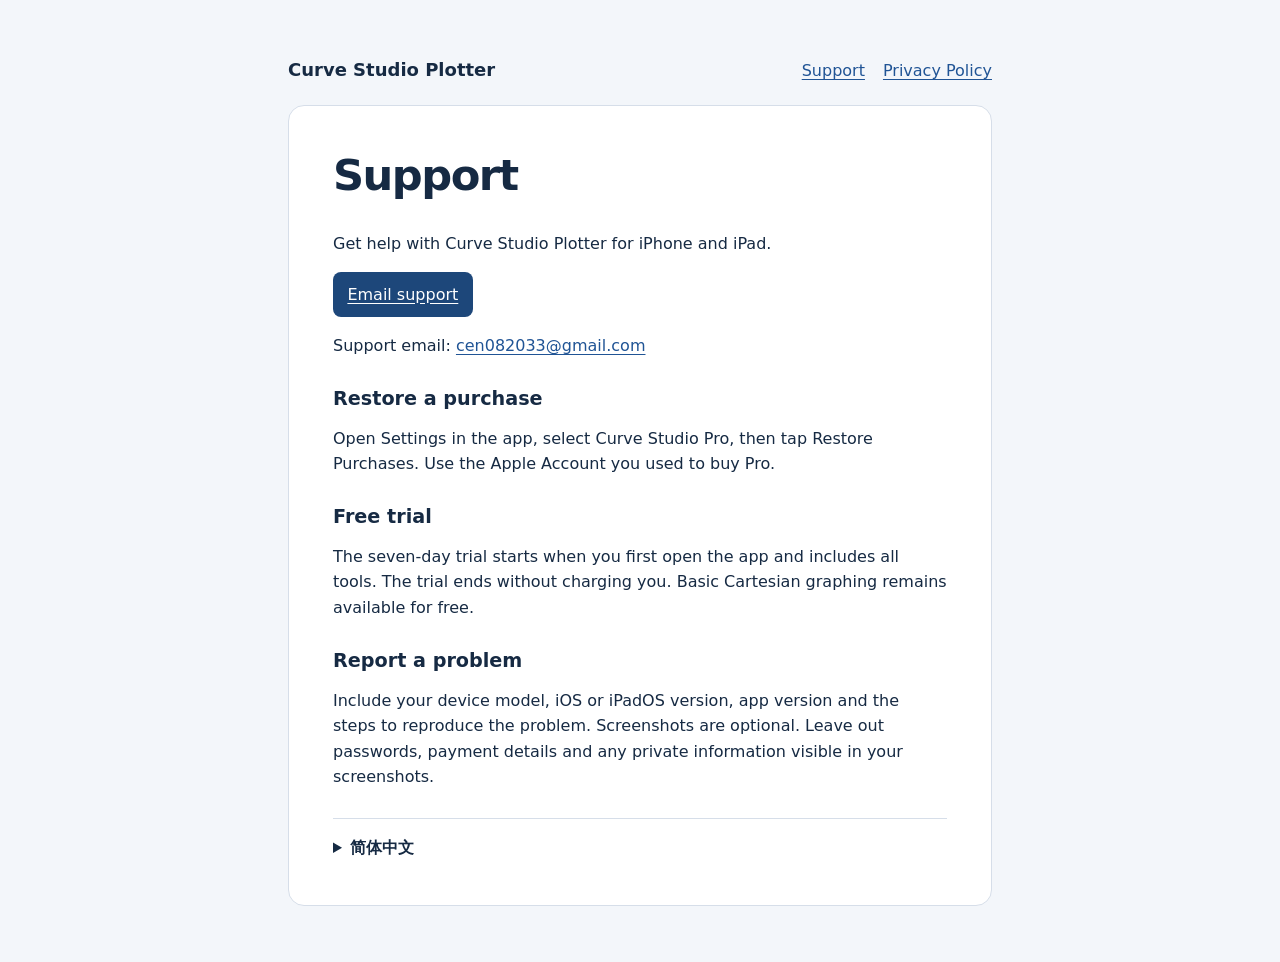
<file: index.html>
<!doctype html>
<html lang="en">
<head>
  <meta charset="utf-8">
  <meta name="viewport" content="width=device-width, initial-scale=1">
  <title>Support | Curve Studio Plotter</title>
  <link rel="stylesheet" href="styles.css">
</head>
<body>
  <header>
    <strong>Curve Studio Plotter</strong>
    <nav aria-label="Site navigation">
      <a href="./" aria-current="page">Support</a>
      <a href="privacy/">Privacy Policy</a>
    </nav>
  </header>
  <main>
    <h1>Support</h1>
    <p>Get help with Curve Studio Plotter for iPhone and iPad.</p>
    <a class="contact" href="mailto:cen082033@gmail.com">Email support</a>
    <p>Support email: <a href="mailto:cen082033@gmail.com">cen082033@gmail.com</a></p>

    <h2>Restore a purchase</h2>
    <p>Open Settings in the app, select Curve Studio Pro, then tap Restore Purchases. Use the Apple Account you used to buy Pro.</p>

    <h2>Free trial</h2>
    <p>The seven-day trial starts when you first open the app and includes all tools. The trial ends without charging you. Basic Cartesian graphing remains available for free.</p>

    <h2>Report a problem</h2>
    <p>Include your device model, iOS or iPadOS version, app version and the steps to reproduce the problem. Screenshots are optional. Leave out passwords, payment details and any private information visible in your screenshots.</p>

    <details lang="zh-CN">
      <summary>简体中文</summary>
      <h2>技术支持</h2>
      <p>Curve Studio Plotter 支持 iPhone 和 iPad。如需帮助，请联系 <a href="mailto:cen082033@gmail.com">cen082033@gmail.com</a>。</p>
      <h3>恢复购买</h3>
      <p>在 App 内打开「设置 → Curve Studio Pro → 恢复购买」，并使用购买时的 Apple 账户。</p>
      <h3>免费试用</h3>
      <p>首次打开 App 后开始 7 天全功能试用。到期不会扣费，基础直角坐标绘图仍可免费使用。</p>
      <h3>反馈问题</h3>
      <p>请附上设备型号、iOS 或 iPadOS 版本、App 版本和复现步骤。可附截图，请先遮盖个人信息。请勿发送密码或付款信息。</p>
    </details>
  </main>
</body>
</html>
</file>
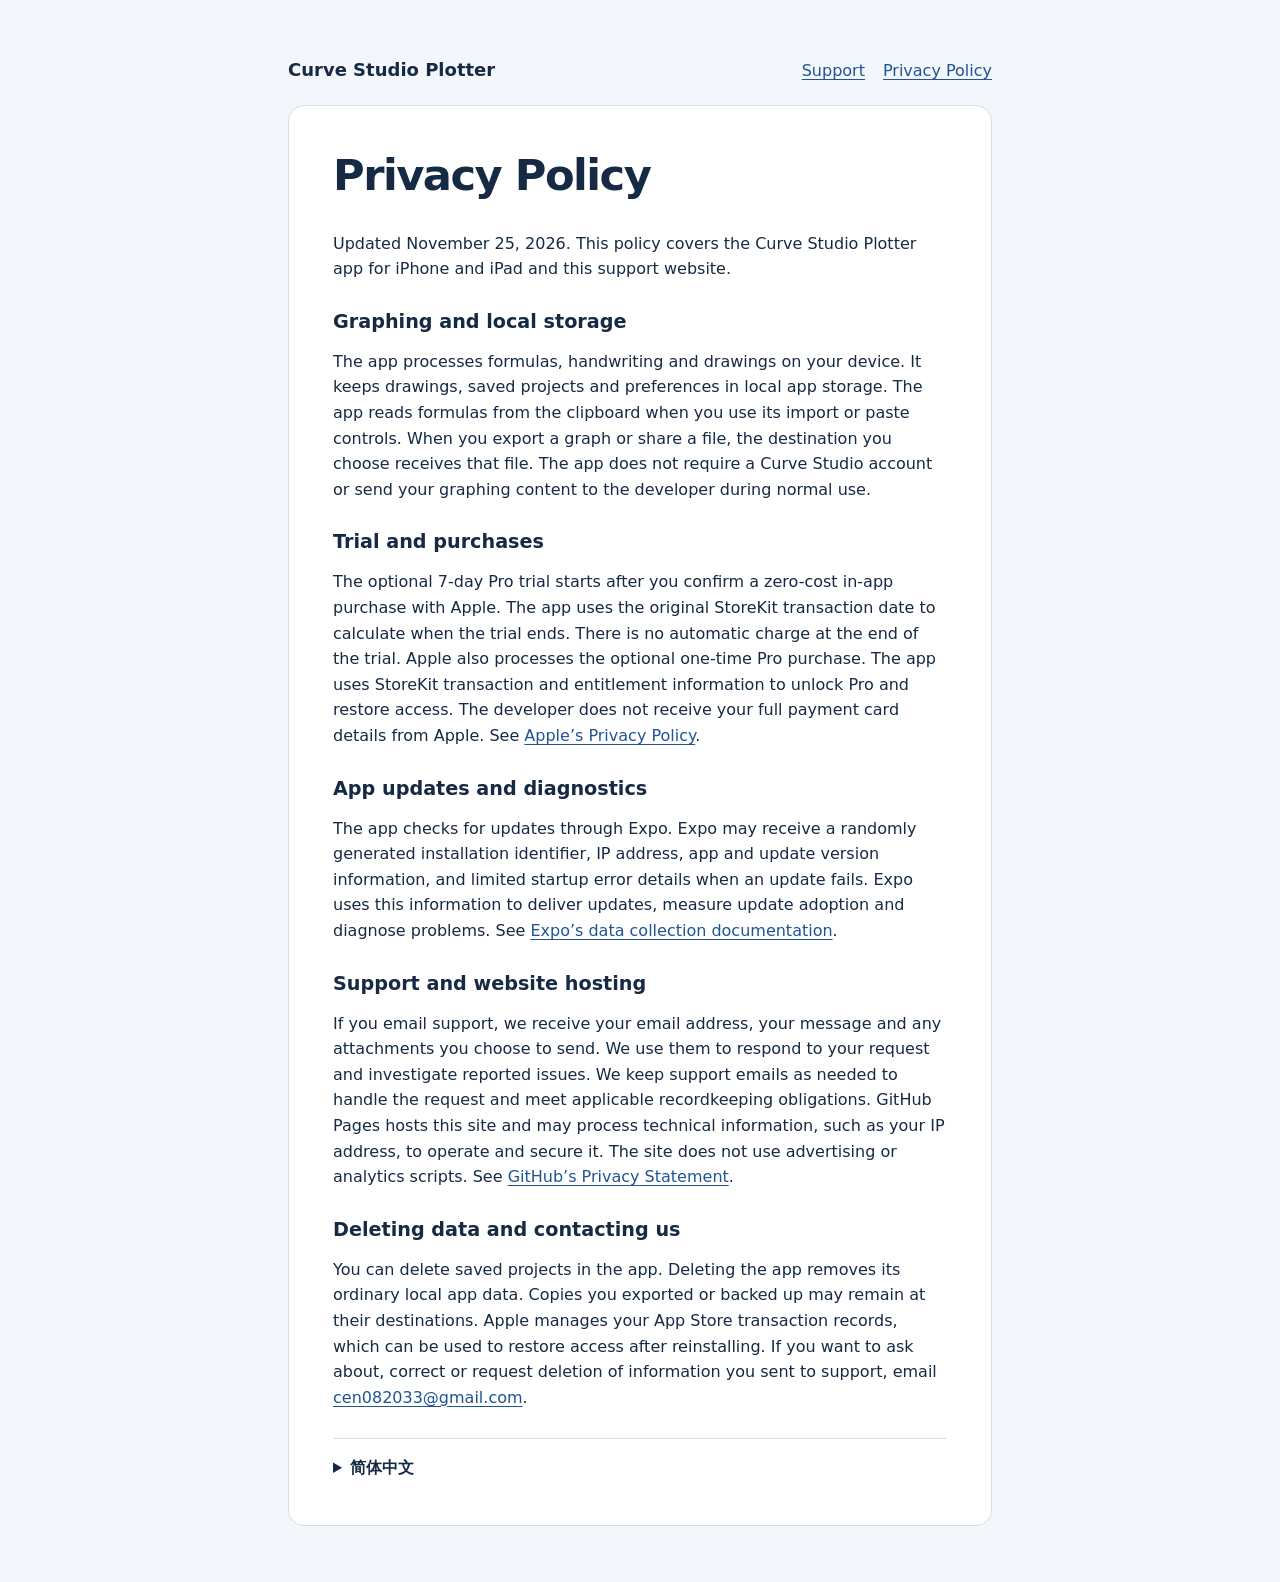
<file: privacy/index.html>
<!doctype html>
<html lang="en">
<head>
  <meta charset="utf-8">
  <meta name="viewport" content="width=device-width, initial-scale=1">
  <title>Privacy Policy | Curve Studio Plotter</title>
  <link rel="stylesheet" href="../styles.css">
</head>
<body>
  <header>
    <strong>Curve Studio Plotter</strong>
    <nav aria-label="Site navigation">
      <a href="../">Support</a>
      <a href="./" aria-current="page">Privacy Policy</a>
    </nav>
  </header>
  <main>
    <h1>Privacy Policy</h1>
    <p>Updated November 25, 2026. This policy covers the Curve Studio Plotter app for iPhone and iPad and this support website.</p>

    <h2>Graphing and local storage</h2>
    <p>The app processes formulas, handwriting and drawings on your device. It keeps drawings, saved projects and preferences in local app storage. The app reads formulas from the clipboard when you use its import or paste controls. When you export a graph or share a file, the destination you choose receives that file. The app does not require a Curve Studio account or send your graphing content to the developer during normal use.</p>

    <h2>Trial and purchases</h2>
    <p>The optional 7-day Pro trial starts after you confirm a zero-cost in-app purchase with Apple. The app uses the original StoreKit transaction date to calculate when the trial ends. There is no automatic charge at the end of the trial. Apple also processes the optional one-time Pro purchase. The app uses StoreKit transaction and entitlement information to unlock Pro and restore access. The developer does not receive your full payment card details from Apple. See <a href="https://www.apple.com/legal/privacy/">Apple’s Privacy Policy</a>.</p>

    <h2>App updates and diagnostics</h2>
    <p>The app checks for updates through Expo. Expo may receive a randomly generated installation identifier, IP address, app and update version information, and limited startup error details when an update fails. Expo uses this information to deliver updates, measure update adoption and diagnose problems. See <a href="https://docs.expo.dev/eas-update/store-privacy-declarations/">Expo’s data collection documentation</a>.</p>

    <h2>Support and website hosting</h2>
    <p>If you email support, we receive your email address, your message and any attachments you choose to send. We use them to respond to your request and investigate reported issues. We keep support emails as needed to handle the request and meet applicable recordkeeping obligations. GitHub Pages hosts this site and may process technical information, such as your IP address, to operate and secure it. The site does not use advertising or analytics scripts. See <a href="https://docs.github.com/en/site-policy/privacy-policies/github-general-privacy-statement">GitHub’s Privacy Statement</a>.</p>

    <h2>Deleting data and contacting us</h2>
    <p>You can delete saved projects in the app. Deleting the app removes its ordinary local app data. Copies you exported or backed up may remain at their destinations. Apple manages your App Store transaction records, which can be used to restore access after reinstalling. If you want to ask about, correct or request deletion of information you sent to support, email <a href="mailto:cen082033@gmail.com">cen082033@gmail.com</a>.</p>

    <details lang="zh-CN">
      <summary>简体中文</summary>
      <h2>隐私政策</h2>
      <p>本政策于 2026 年 11 月 25 日更新，适用于 iPhone 和 iPad 上的 Curve Studio Plotter 及本支持网站。</p>
      <h3>绘图与本机存储</h3>
      <p>公式、手写内容和图形由设备本地处理。绘图、保存的项目和偏好设置保存在 App 本地。使用导入或粘贴功能时，App 会读取剪贴板里的公式。导出或分享文件时，文件会发往你选择的位置。App 无需注册账号，正常使用时不会将你的绘图内容发送给开发者。</p>
      <h3>试用和购买</h3>
      <p>你可以自愿开启 7 天 Pro 试用。在 Apple 的内购窗口确认零元交易后，App 按 StoreKit 提供的原始交易时间计算试用到期时间。试用到期不会自动扣费。Apple 也处理可选的 Pro 永久买断。App 使用 StoreKit 提供的交易和权益信息解锁 Pro 和恢复访问权限。开发者不会从 Apple 获得你的完整银行卡资料。参见 <a href="https://www.apple.com/legal/privacy/">Apple 隐私政策</a>。</p>
      <h3>更新和诊断</h3>
      <p>App 通过 Expo 检查更新。Expo 可能接收随机生成的安装标识符、IP 地址、App 和更新版本信息，以及更新失败时有限的启动错误信息。这些信息用于分发更新、统计更新采用情况和排查问题。参见 <a href="https://docs.expo.dev/eas-update/store-privacy-declarations/">Expo 数据收集说明</a>。</p>
      <h3>技术支持与网站托管</h3>
      <p>当你发邮件联系支持时，我们会收到你的邮箱地址、邮件内容和你主动发送的附件，并用这些信息回复和排查问题。我们会根据处理请求及适用的记录保存要求保留邮件。本网站由 GitHub Pages 托管，GitHub 可能为运营和保护服务处理 IP 地址等技术信息。本网站不使用广告或分析脚本。参见 <a href="https://docs.github.com/en/site-policy/privacy-policies/github-general-privacy-statement">GitHub 隐私声明</a>。</p>
      <h3>删除数据与联系方式</h3>
      <p>你可以在 App 内删除已保存的项目。删除 App 会移除其常规本地数据。已导出或备份的副本可能仍保存在对应位置。Apple 管理 App Store 交易记录，重装后可用这些记录恢复访问权限。如需查询、更正或请求删除你发送给支持的信息，请联系 <a href="mailto:cen082033@gmail.com">cen082033@gmail.com</a>。</p>
    </details>
  </main>
</body>
</html>
</file>
<file: styles.css>
:root {
  color-scheme: light;
  font-family: system-ui, sans-serif;
  color: #162a43;
  background: #f3f6fa;
  line-height: 1.6;
}
body {
  max-width: 44rem;
  margin: 0 auto;
  padding: clamp(1.25rem, 5vw, 3.5rem);
}
main {
  padding: clamp(1.25rem, 5vw, 2.75rem);
  border: 1px solid #d6dee9;
  border-radius: 1rem;
  background: #fff;
}
header, nav { display: flex; flex-wrap: wrap; align-items: baseline; gap: .75rem 1.125rem; }
header { justify-content: space-between; margin-bottom: 1.25rem; }
header strong { font-size: 1.125rem; }
h1, h2, h3 { line-height: 1.2; }
h1 { margin-top: 0; font-size: clamp(1.8rem, 5vw, 2.7rem); letter-spacing: -.035em; }
h2 { margin-top: 1.75rem; font-size: 1.2rem; }
h3 { font-size: 1.05rem; }
a { color: #205495; text-underline-offset: .2em; overflow-wrap: anywhere; }
a:focus-visible, summary:focus-visible { outline: 3px solid #205495; outline-offset: 4px; }
details { margin-top: 1.75rem; padding-top: 1rem; border-top: 1px solid #d6dee9; }
summary { width: fit-content; cursor: pointer; font-weight: 650; }
.contact {
  display: inline-block;
  border-radius: .5rem;
  padding: .6rem .9rem;
  color: #fff;
  background: #1d477a;
}
</file>
